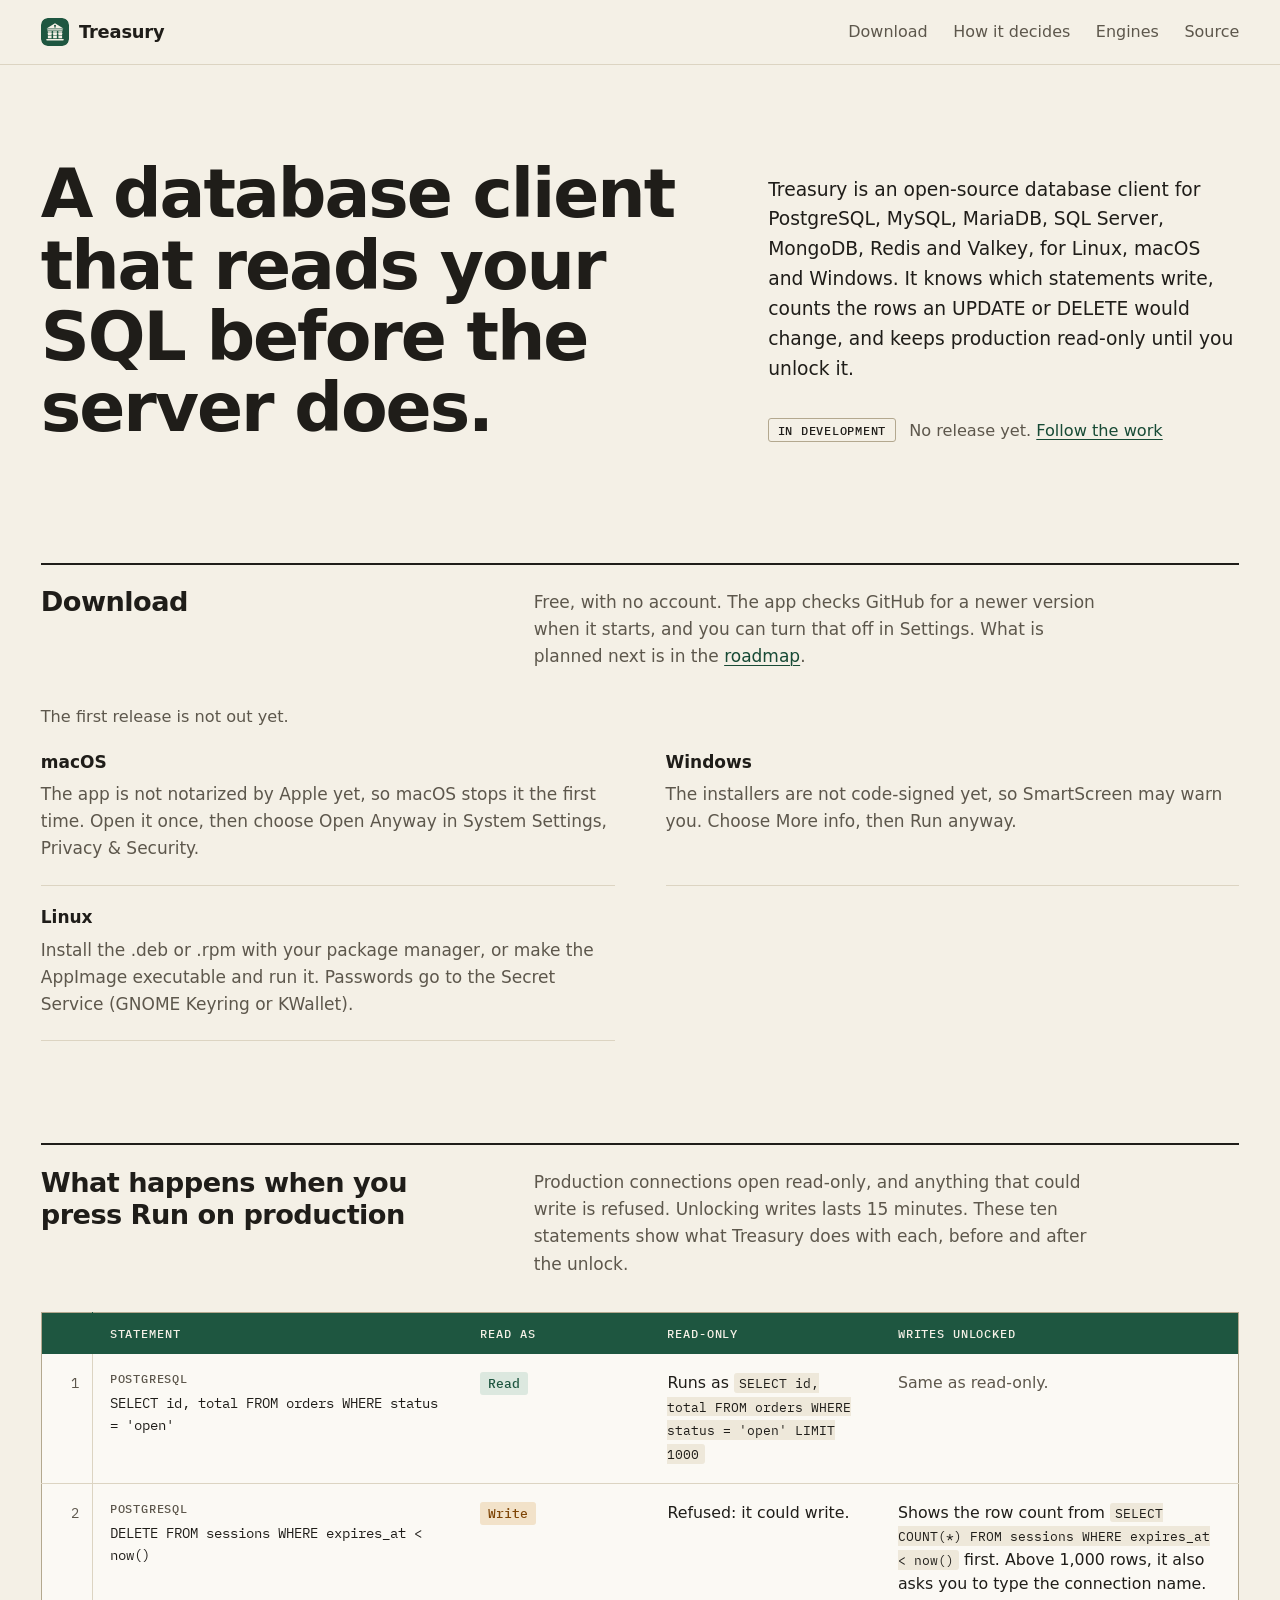
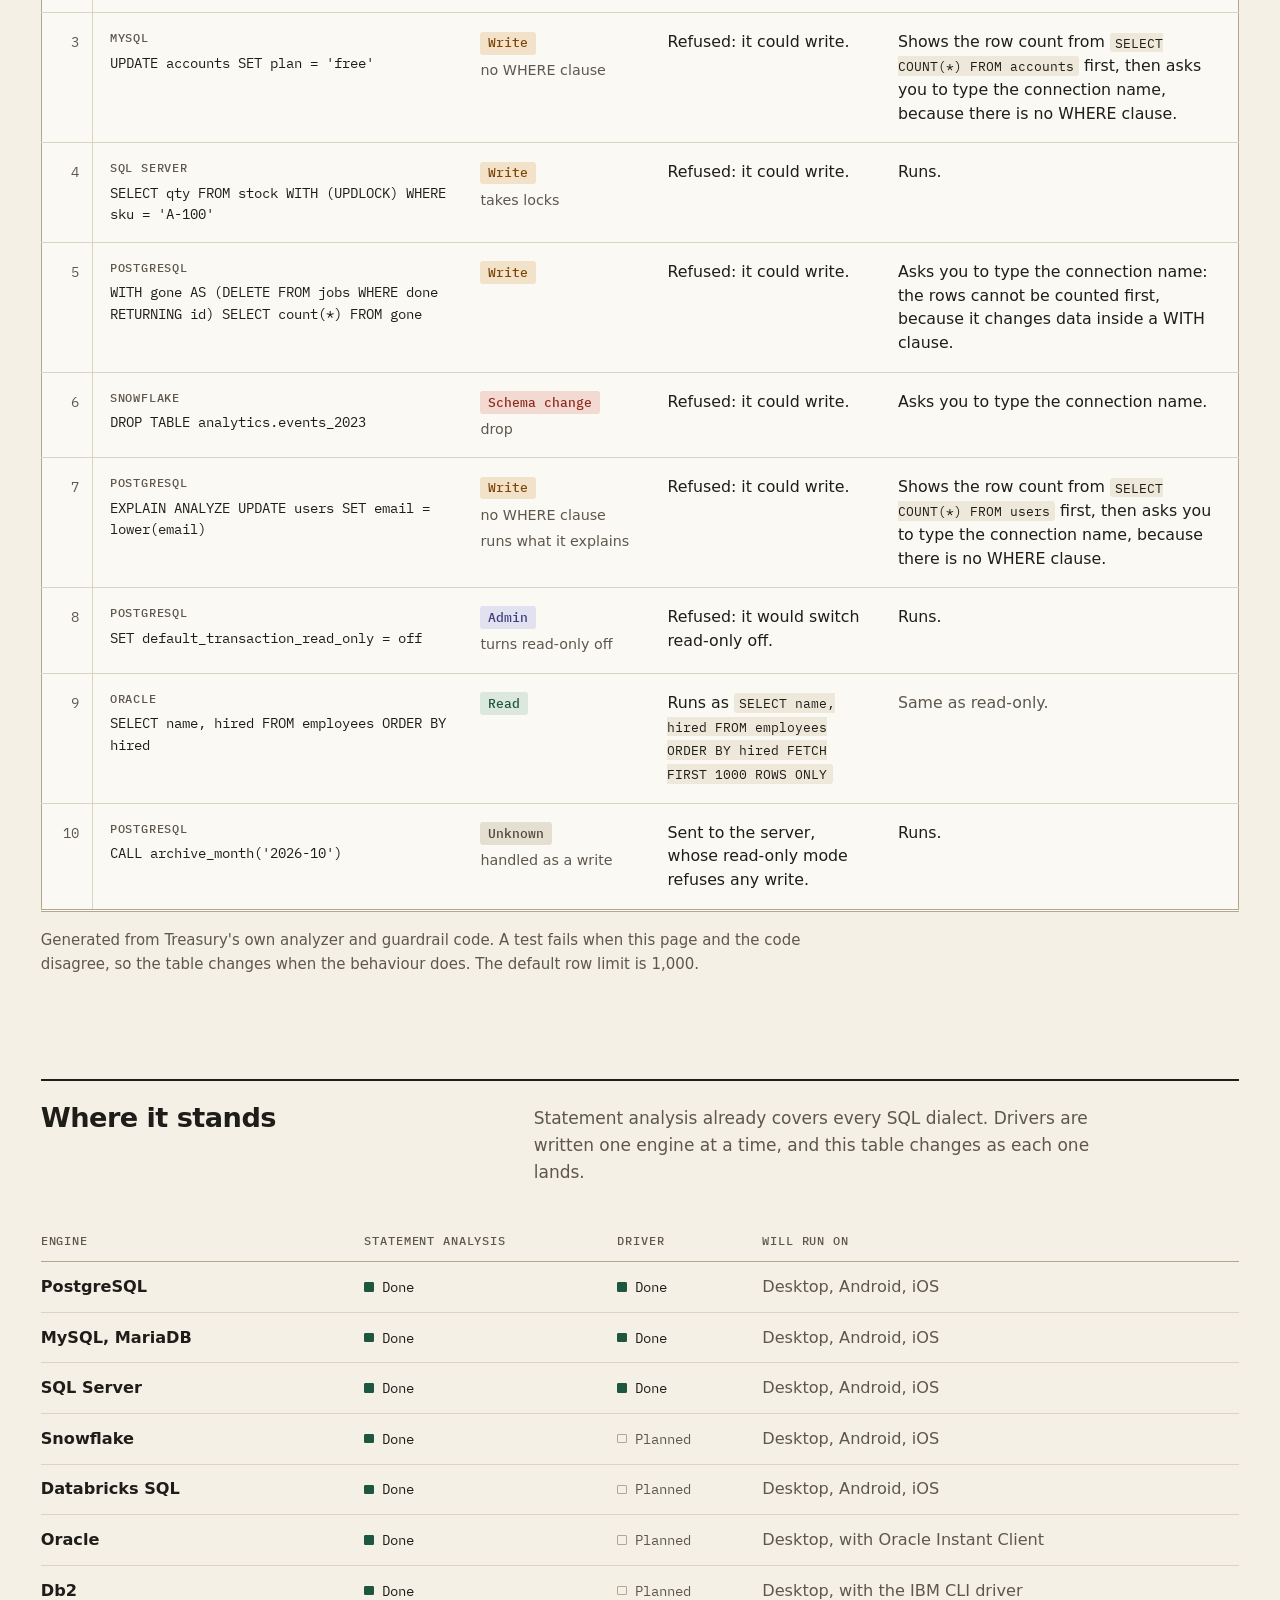
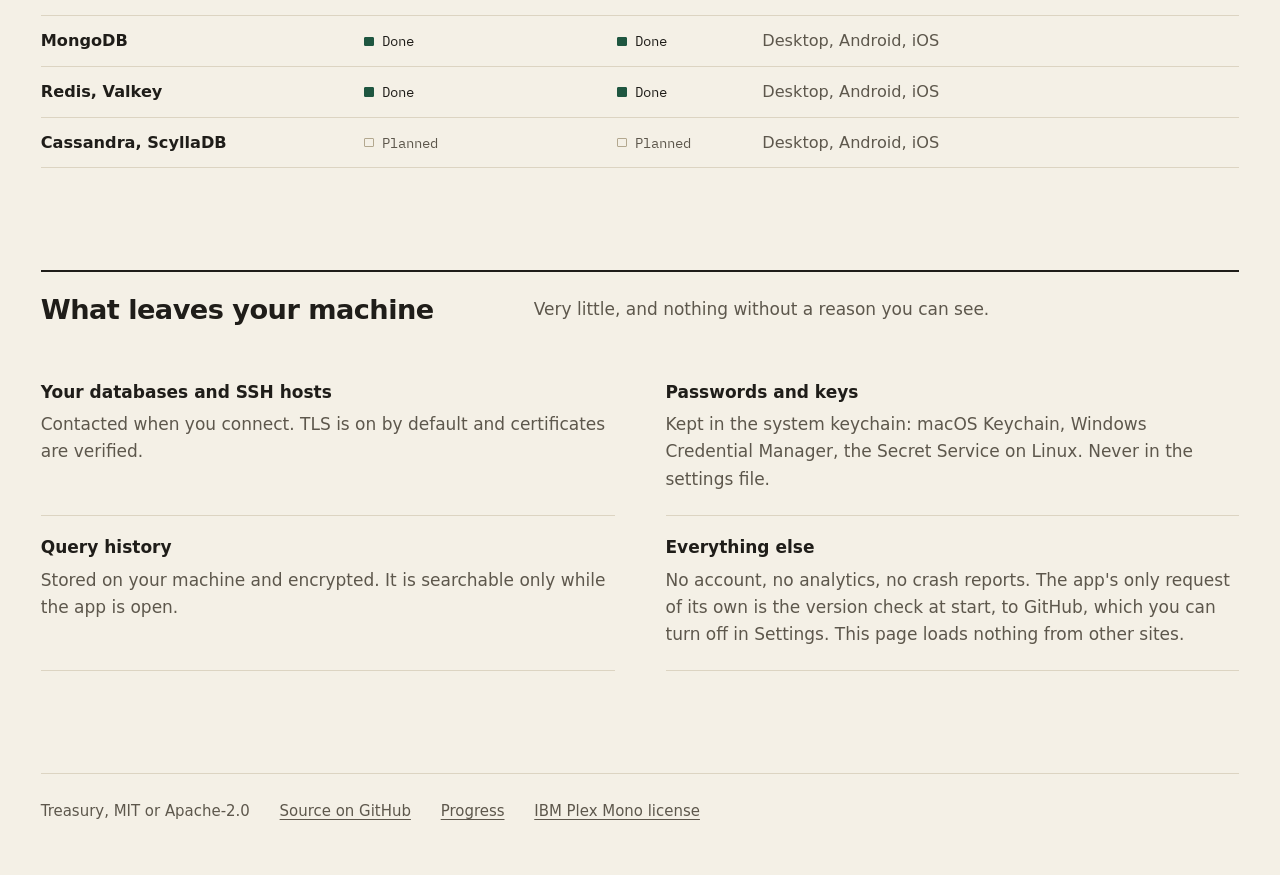
<file: site/index.html>
<!doctype html>
<html lang="en">
<head>
<meta charset="utf-8">
<meta name="viewport" content="width=device-width, initial-scale=1">
<meta http-equiv="Content-Security-Policy" content="default-src 'none'; script-src 'self'; style-src 'self'; font-src 'self'; img-src 'self'; base-uri 'none'; form-action 'none'">
<title>Treasury: a database client that reads your SQL before the server does</title>
<meta name="description" content="Treasury is an open-source database client for PostgreSQL, MySQL, MariaDB, SQL Server, MongoDB, Redis and Valkey. It knows which statements write, counts the rows a change would touch, and keeps production read-only until you unlock it.">
<meta name="color-scheme" content="light dark">
<link rel="icon" href="mark.svg" type="image/svg+xml">
<link rel="stylesheet" href="style.css">
<script src="download.js" defer></script>
</head>
<body>
<header class="bar">
  <div class="wrap bar-inner">
    <a class="brand" href="./">
      <img src="mark.svg" width="28" height="28" alt="">
      <span>Treasury</span>
    </a>
    <nav aria-label="Page">
      <a href="#download">Download</a>
      <a href="#statements">How it decides</a>
      <a href="#engines">Engines</a>
      <a href="https://github.com/sepehrmohseni/treasury">Source</a>
    </nav>
  </div>
</header>

<main>
  <section class="hero wrap">
    <h1>A database client that reads your SQL before the server does.</h1>
    <div class="hero-text">
      <p class="lede">Treasury is an open-source database client for PostgreSQL, MySQL, MariaDB, SQL Server, MongoDB, Redis and Valkey, for Linux, macOS and Windows. It knows which statements write, counts the rows an UPDATE or DELETE would change, and keeps production read-only until you unlock it.</p>
      <!-- release:start -->
      <p class="status"><span class="pill">In development</span> No release yet. <a href="https://github.com/sepehrmohseni/treasury/commits/main">Follow the work</a></p>
      <!-- release:end -->
    </div>
  </section>

  <section class="wrap" id="download" aria-labelledby="download-title">
    <div class="section-head">
      <h2 id="download-title">Download</h2>
      <p>Free, with no account. The app checks GitHub for a newer version when it starts, and you can turn that off in Settings. What is planned next is in the <a href="https://github.com/sepehrmohseni/treasury/blob/main/docs/roadmap.md">roadmap</a>.</p>
    </div>
    <!-- downloads:start -->
    <p class="status">The first release is not out yet.</p>
    <!-- downloads:end -->
    <dl class="facts install-notes">
      <div data-os="macos">
        <dt>macOS</dt>
        <dd>The app is not notarized by Apple yet, so macOS stops it the first time. Open it once, then choose Open Anyway in System Settings, Privacy &amp; Security.</dd>
      </div>
      <div data-os="windows">
        <dt>Windows</dt>
        <dd>The installers are not code-signed yet, so SmartScreen may warn you. Choose More info, then Run anyway.</dd>
      </div>
      <div data-os="linux">
        <dt>Linux</dt>
        <dd>Install the .deb or .rpm with your package manager, or make the AppImage executable and run it. Passwords go to the Secret Service (GNOME Keyring or KWallet).</dd>
      </div>
    </dl>
  </section>

  <section class="wrap" id="statements" aria-labelledby="statements-title">
    <div class="section-head">
      <h2 id="statements-title">What happens when you press Run on production</h2>
      <p>Production connections open read-only, and anything that could write is refused. Unlocking writes lasts 15 minutes. These ten statements show what Treasury does with each, before and after the unlock.</p>
    </div>
    <div class="ledger-wrap">
      <table class="ledger">
        <thead>
          <tr>
            <th scope="col" class="n"><span class="visually-hidden">Row</span></th>
            <th scope="col">Statement</th>
            <th scope="col">Read as</th>
            <th scope="col">Read-only</th>
            <th scope="col">Writes unlocked</th>
          </tr>
        </thead>
        <tbody>
        <!-- statements:start -->
        <tr>
          <td class="n">1</td>
          <td class="stmt" data-label="Statement"><span class="dialect">PostgreSQL</span><code>SELECT id, total FROM orders WHERE status = &#39;open&#39;</code></td>
          <td class="class" data-label="Read as"><span class="tag tag-read">Read</span></td>
          <td data-label="Read-only">Runs as <code>SELECT id, total FROM orders WHERE status = &#39;open&#39; LIMIT 1000</code></td>
          <td data-label="Writes unlocked"><span class="same">Same as read-only.</span></td>
        </tr>
        <tr>
          <td class="n">2</td>
          <td class="stmt" data-label="Statement"><span class="dialect">PostgreSQL</span><code>DELETE FROM sessions WHERE expires_at &lt; now()</code></td>
          <td class="class" data-label="Read as"><span class="tag tag-write">Write</span></td>
          <td data-label="Read-only">Refused: it could write.</td>
          <td data-label="Writes unlocked">Shows the row count from <code>SELECT COUNT(*) FROM sessions WHERE expires_at &lt; now()</code> first. Above 1,000 rows, it also asks you to type the connection name.</td>
        </tr>
        <tr>
          <td class="n">3</td>
          <td class="stmt" data-label="Statement"><span class="dialect">MySQL</span><code>UPDATE accounts SET plan = &#39;free&#39;</code></td>
          <td class="class" data-label="Read as"><span class="tag tag-write">Write</span><span class="note">no WHERE clause</span></td>
          <td data-label="Read-only">Refused: it could write.</td>
          <td data-label="Writes unlocked">Shows the row count from <code>SELECT COUNT(*) FROM accounts</code> first, then asks you to type the connection name, because there is no WHERE clause.</td>
        </tr>
        <tr>
          <td class="n">4</td>
          <td class="stmt" data-label="Statement"><span class="dialect">SQL Server</span><code>SELECT qty FROM stock WITH (UPDLOCK) WHERE sku = &#39;A-100&#39;</code></td>
          <td class="class" data-label="Read as"><span class="tag tag-write">Write</span><span class="note">takes locks</span></td>
          <td data-label="Read-only">Refused: it could write.</td>
          <td data-label="Writes unlocked">Runs.</td>
        </tr>
        <tr>
          <td class="n">5</td>
          <td class="stmt" data-label="Statement"><span class="dialect">PostgreSQL</span><code>WITH gone AS (DELETE FROM jobs WHERE done RETURNING id) SELECT count(*) FROM gone</code></td>
          <td class="class" data-label="Read as"><span class="tag tag-write">Write</span></td>
          <td data-label="Read-only">Refused: it could write.</td>
          <td data-label="Writes unlocked">Asks you to type the connection name: the rows cannot be counted first, because it changes data inside a WITH clause.</td>
        </tr>
        <tr>
          <td class="n">6</td>
          <td class="stmt" data-label="Statement"><span class="dialect">Snowflake</span><code>DROP TABLE analytics.events_2023</code></td>
          <td class="class" data-label="Read as"><span class="tag tag-ddl">Schema change</span><span class="note">drop</span></td>
          <td data-label="Read-only">Refused: it could write.</td>
          <td data-label="Writes unlocked">Asks you to type the connection name.</td>
        </tr>
        <tr>
          <td class="n">7</td>
          <td class="stmt" data-label="Statement"><span class="dialect">PostgreSQL</span><code>EXPLAIN ANALYZE UPDATE users SET email = lower(email)</code></td>
          <td class="class" data-label="Read as"><span class="tag tag-write">Write</span><span class="note">no WHERE clause</span><span class="note">runs what it explains</span></td>
          <td data-label="Read-only">Refused: it could write.</td>
          <td data-label="Writes unlocked">Shows the row count from <code>SELECT COUNT(*) FROM users</code> first, then asks you to type the connection name, because there is no WHERE clause.</td>
        </tr>
        <tr>
          <td class="n">8</td>
          <td class="stmt" data-label="Statement"><span class="dialect">PostgreSQL</span><code>SET default_transaction_read_only = off</code></td>
          <td class="class" data-label="Read as"><span class="tag tag-admin">Admin</span><span class="note">turns read-only off</span></td>
          <td data-label="Read-only">Refused: it would switch read-only off.</td>
          <td data-label="Writes unlocked">Runs.</td>
        </tr>
        <tr>
          <td class="n">9</td>
          <td class="stmt" data-label="Statement"><span class="dialect">Oracle</span><code>SELECT name, hired FROM employees ORDER BY hired</code></td>
          <td class="class" data-label="Read as"><span class="tag tag-read">Read</span></td>
          <td data-label="Read-only">Runs as <code>SELECT name, hired FROM employees ORDER BY hired FETCH FIRST 1000 ROWS ONLY</code></td>
          <td data-label="Writes unlocked"><span class="same">Same as read-only.</span></td>
        </tr>
        <tr>
          <td class="n">10</td>
          <td class="stmt" data-label="Statement"><span class="dialect">PostgreSQL</span><code>CALL archive_month(&#39;2026-10&#39;)</code></td>
          <td class="class" data-label="Read as"><span class="tag tag-unknown">Unknown</span><span class="note">handled as a write</span></td>
          <td data-label="Read-only">Sent to the server, whose read-only mode refuses any write.</td>
          <td data-label="Writes unlocked">Runs.</td>
        </tr>
        <!-- statements:end -->
        </tbody>
      </table>
    </div>
    <p class="footnote">Generated from Treasury's own analyzer and guardrail code. A test fails when this page and the code disagree, so the table changes when the behaviour does. The default row limit is 1,000.</p>
  </section>

  <section class="wrap" id="engines" aria-labelledby="engines-title">
    <div class="section-head">
      <h2 id="engines-title">Where it stands</h2>
      <p>Statement analysis already covers every SQL dialect. Drivers are written one engine at a time, and this table changes as each one lands.</p>
    </div>
    <div class="table-wrap">
      <table class="status-table">
        <thead>
          <tr>
            <th scope="col">Engine</th>
            <th scope="col">Statement analysis</th>
            <th scope="col">Driver</th>
            <th scope="col">Will run on</th>
          </tr>
        </thead>
        <tbody>
          <tr><th scope="row">PostgreSQL</th><td><span class="state done">Done</span></td><td><span class="state done">Done</span></td><td>Desktop, Android, iOS</td></tr>
          <tr><th scope="row">MySQL, MariaDB</th><td><span class="state done">Done</span></td><td><span class="state done">Done</span></td><td>Desktop, Android, iOS</td></tr>
          <tr><th scope="row">SQL Server</th><td><span class="state done">Done</span></td><td><span class="state done">Done</span></td><td>Desktop, Android, iOS</td></tr>
          <tr><th scope="row">Snowflake</th><td><span class="state done">Done</span></td><td><span class="state">Planned</span></td><td>Desktop, Android, iOS</td></tr>
          <tr><th scope="row">Databricks SQL</th><td><span class="state done">Done</span></td><td><span class="state">Planned</span></td><td>Desktop, Android, iOS</td></tr>
          <tr><th scope="row">Oracle</th><td><span class="state done">Done</span></td><td><span class="state">Planned</span></td><td>Desktop, with Oracle Instant Client</td></tr>
          <tr><th scope="row">Db2</th><td><span class="state done">Done</span></td><td><span class="state">Planned</span></td><td>Desktop, with the IBM CLI driver</td></tr>
          <tr><th scope="row">MongoDB</th><td><span class="state done">Done</span></td><td><span class="state done">Done</span></td><td>Desktop, Android, iOS</td></tr>
          <tr><th scope="row">Redis, Valkey</th><td><span class="state done">Done</span></td><td><span class="state done">Done</span></td><td>Desktop, Android, iOS</td></tr>
          <tr><th scope="row">Cassandra, ScyllaDB</th><td><span class="state">Planned</span></td><td><span class="state">Planned</span></td><td>Desktop, Android, iOS</td></tr>
        </tbody>
      </table>
    </div>
  </section>

  <section class="wrap" id="privacy" aria-labelledby="privacy-title">
    <div class="section-head">
      <h2 id="privacy-title">What leaves your machine</h2>
      <p>Very little, and nothing without a reason you can see.</p>
    </div>
    <dl class="facts">
      <div>
        <dt>Your databases and SSH hosts</dt>
        <dd>Contacted when you connect. TLS is on by default and certificates are verified.</dd>
      </div>
      <div>
        <dt>Passwords and keys</dt>
        <dd>Kept in the system keychain: macOS Keychain, Windows Credential Manager, the Secret Service on Linux. Never in the settings file.</dd>
      </div>
      <div>
        <dt>Query history</dt>
        <dd>Stored on your machine and encrypted. It is searchable only while the app is open.</dd>
      </div>
      <div>
        <dt>Everything else</dt>
        <dd>No account, no analytics, no crash reports. The app's only request of its own is the version check at start, to GitHub, which you can turn off in Settings. This page loads nothing from other sites.</dd>
      </div>
    </dl>
  </section>
</main>

<footer class="wrap foot">
  <div class="foot-inner">
    <span>Treasury, MIT or Apache-2.0</span>
    <a href="https://github.com/sepehrmohseni/treasury">Source on GitHub</a>
    <a href="https://github.com/sepehrmohseni/treasury/commits/main">Progress</a>
    <a href="fonts/OFL.txt">IBM Plex Mono license</a>
  </div>
</footer>
</body>
</html>
</file>
<file: site/style.css>
/* Treasury's visual system: ledger paper, ink, one green. System UI type for prose,
   IBM Plex Mono for statements, data and labels. Ruled lines instead of boxes and shadows. */

@font-face {
  font-family: "IBM Plex Mono";
  src: url("fonts/ibm-plex-mono-400.woff2") format("woff2");
  font-weight: 400;
  font-style: normal;
  font-display: swap;
}

@font-face {
  font-family: "IBM Plex Mono";
  src: url("fonts/ibm-plex-mono-500.woff2") format("woff2");
  font-weight: 500;
  font-style: normal;
  font-display: swap;
}

:root {
  color-scheme: light dark;
  --paper: #f4f0e6;
  --sheet: #fbf9f4;
  --ink: #1f1d19;
  --muted: #5d574c;
  --rule: #dcd4c2;
  --rule-strong: #b3a88f;
  --green: #1e5640;
  --on-green: #f4f0e6;
  --link: #174a35;
  --code-bg: #eee8da;
  --read-fg: #1e5640;
  --read-bg: #dce8df;
  --write-fg: #7f4607;
  --write-bg: #f2e2c9;
  --ddl-fg: #8e2a1d;
  --ddl-bg: #f2d9d2;
  --admin-fg: #3f3d7f;
  --admin-bg: #e2e1ef;
  --unknown-fg: #4d483f;
  --unknown-bg: #e5dfd2;
  --ui: system-ui, -apple-system, "Segoe UI", Roboto, "Noto Sans", "Helvetica Neue", Arial, sans-serif;
  --mono: "IBM Plex Mono", ui-monospace, "SF Mono", Menlo, Consolas, monospace;
}

@media (prefers-color-scheme: dark) {
  :root {
    --paper: #151412;
    --sheet: #1c1b18;
    --ink: #ece7dc;
    --muted: #a59f92;
    --rule: #302d28;
    --rule-strong: #4a463e;
    --green: #1e5640;
    --on-green: #f4f0e6;
    --link: #93cdae;
    --code-bg: #26241f;
    --read-fg: #93cdae;
    --read-bg: #1c3328;
    --write-fg: #e9b46f;
    --write-bg: #3a2a14;
    --ddl-fg: #f0a191;
    --ddl-bg: #401f19;
    --admin-fg: #b9b7f0;
    --admin-bg: #2a2945;
    --unknown-fg: #cfc8b8;
    --unknown-bg: #2d2a24;
  }
}

*,
*::before,
*::after {
  box-sizing: border-box;
}

html {
  background: var(--paper);
  color: var(--ink);
  font: 17px/1.6 var(--ui);
  -webkit-text-size-adjust: 100%;
  text-rendering: optimizeLegibility;
}

body {
  margin: 0;
}

.wrap {
  width: 100%;
  max-width: 74rem;
  margin-left: auto;
  margin-right: auto;
  padding-left: 1.75rem;
  padding-right: 1.75rem;
}

a {
  color: var(--link);
  text-decoration-thickness: 1px;
  text-underline-offset: 0.2em;
}

a:hover {
  text-decoration-thickness: 2px;
}

a:focus-visible {
  outline: 2px solid var(--link);
  outline-offset: 3px;
  border-radius: 2px;
}

code {
  font-family: var(--mono);
  font-size: 0.84em;
}

.visually-hidden {
  position: absolute;
  width: 1px;
  height: 1px;
  overflow: hidden;
  clip-path: inset(50%);
  white-space: nowrap;
}

/* Top bar */

.bar {
  border-bottom: 1px solid var(--rule);
}

.bar-inner {
  display: flex;
  align-items: center;
  justify-content: space-between;
  gap: 1rem;
  min-height: 3.75rem;
}

.brand {
  display: inline-flex;
  align-items: center;
  gap: 0.6rem;
  color: var(--ink);
  font-weight: 650;
  font-size: 1.05rem;
  letter-spacing: -0.01em;
  text-decoration: none;
}

.brand img {
  border-radius: 7px;
}

.bar nav {
  display: flex;
  gap: 1.5rem;
  font-size: 0.94rem;
}

.bar nav a {
  color: var(--muted);
  text-decoration: none;
}

.bar nav a:hover {
  color: var(--ink);
}

/* Opening */

.hero {
  display: grid;
  grid-template-columns: minmax(0, 7fr) minmax(0, 5fr);
  gap: 2rem 4rem;
  align-items: end;
  padding-top: 5.5rem;
  padding-bottom: 1rem;
}

.hero-text > :first-child {
  margin-top: 0;
}

h1 {
  margin: 0;
  max-width: 21ch;
  text-wrap: balance;
  font-size: clamp(2.3rem, 5.4vw, 4rem);
  font-weight: 650;
  line-height: 1.05;
  letter-spacing: -0.03em;
}

.lede {
  margin: 1.75rem 0 0;
  max-width: 40rem;
  font-size: 1.1rem;
  line-height: 1.6;
  color: var(--ink);
}

.status {
  margin: 2rem 0 0;
  max-width: 40rem;
  color: var(--muted);
  font-size: 0.95rem;
}

.pill {
  display: inline-block;
  margin-right: 0.5rem;
  padding: 0.1rem 0.5rem;
  border: 1px solid var(--rule-strong);
  border-radius: 3px;
  font: 500 0.72rem/1.5 var(--mono);
  letter-spacing: 0.06em;
  text-transform: uppercase;
  color: var(--ink);
  vertical-align: 0.1em;
}

/* Sections */

main > section + section {
  margin-top: 6rem;
}

.section-head {
  display: grid;
  grid-template-columns: minmax(0, 26rem) minmax(0, 34rem);
  gap: 1rem 3rem;
  align-items: start;
  padding-top: 1.25rem;
  border-top: 2px solid var(--ink);
  margin-bottom: 2rem;
}

h2 {
  margin: 0;
  font-size: 1.6rem;
  font-weight: 650;
  line-height: 1.2;
  letter-spacing: -0.02em;
}

.section-head p {
  margin: 0.15rem 0 0;
  color: var(--muted);
}

/* The statement ledger */

.ledger-wrap,
.table-wrap {
  overflow-x: auto;
}

table {
  width: 100%;
  border-collapse: collapse;
}

.ledger {
  background: var(--sheet);
  border: 1px solid var(--rule-strong);
  border-bottom: 3px double var(--rule-strong);
  font-size: 0.93rem;
  line-height: 1.5;
}

.ledger thead th {
  background: var(--green);
  color: var(--on-green);
  font: 500 0.72rem/1.4 var(--mono);
  letter-spacing: 0.07em;
  text-transform: uppercase;
  text-align: left;
  padding: 0.7rem 1rem;
}

.ledger td {
  padding: 1rem;
  vertical-align: top;
  border-top: 1px solid var(--rule);
}

.ledger tbody tr:first-child td {
  border-top: 0;
}

.ledger .n {
  width: 3rem;
  padding-right: 0.75rem;
  text-align: right;
  font: 400 0.8rem/1.9 var(--mono);
  color: var(--muted);
  border-right: 1px solid var(--rule);
}

.ledger thead .n {
  border-right-color: transparent;
}

.ledger .stmt {
  width: 31%;
}

.ledger .stmt code {
  display: block;
  font-size: 0.85rem;
  color: var(--ink);
  white-space: pre-wrap;
  overflow-wrap: anywhere;
}

.dialect {
  display: block;
  margin-bottom: 0.3rem;
  font: 500 0.68rem/1.4 var(--mono);
  letter-spacing: 0.07em;
  text-transform: uppercase;
  color: var(--muted);
}

.ledger .class {
  width: 11rem;
}

.ledger .same {
  color: var(--muted);
}

.tag {
  display: inline-block;
  padding: 0.05rem 0.45rem;
  border-radius: 3px;
  font: 500 0.78rem/1.6 var(--mono);
  white-space: nowrap;
}

.tag-read { color: var(--read-fg); background: var(--read-bg); }
.tag-write { color: var(--write-fg); background: var(--write-bg); }
.tag-ddl { color: var(--ddl-fg); background: var(--ddl-bg); }
.tag-admin { color: var(--admin-fg); background: var(--admin-bg); }
.tag-unknown { color: var(--unknown-fg); background: var(--unknown-bg); }

.class .note {
  display: block;
  margin-top: 0.3rem;
  font-size: 0.84rem;
  color: var(--muted);
}

.ledger td:not(.stmt) code {
  padding: 0.05rem 0.3rem;
  border-radius: 3px;
  background: var(--code-bg);
  overflow-wrap: anywhere;
}

.footnote {
  margin: 1rem 0 0;
  max-width: 46rem;
  font-size: 0.88rem;
  color: var(--muted);
}

/* Downloads: a choice per system, the one the browser reports picked by download.js. */

.release-head {
  margin: 0 0 1rem;
  font-weight: 600;
}

.release-head .when {
  white-space: nowrap;
}

.os-tabs {
  display: none;
  flex-wrap: wrap;
  gap: 0.5rem;
  margin: 0;
  padding: 0;
  border: 0;
}

.os-tabs input {
  position: absolute;
  opacity: 0;
  pointer-events: none;
}

.os-tabs label {
  padding: 0.4rem 0.85rem;
  border: 1px solid var(--rule-strong);
  border-radius: 3px;
  font-size: 0.95rem;
  cursor: pointer;
}

.os-tabs label:hover {
  border-color: var(--ink);
}

.os-tabs input:checked + label {
  background: var(--ink);
  border-color: var(--ink);
  color: var(--paper);
  font-weight: 600;
}

.os-tabs input:focus-visible + label {
  outline: 2px solid var(--link);
  outline-offset: 2px;
}

.os-note {
  margin: 0.75rem 0 0;
  font-size: 0.88rem;
  color: var(--muted);
}

.os-panels {
  display: grid;
  grid-template-columns: repeat(2, minmax(0, 1fr));
  gap: 0 2.5rem;
  margin-top: 1.25rem;
}

.platform {
  padding: 1.1rem 0 1.25rem;
  border-top: 1px solid var(--rule-strong);
}

.platform h3 {
  margin: 0;
  font-size: 1.15rem;
  font-weight: 650;
  line-height: 1.3;
}

.platform h3 .detail {
  margin-left: 0.35rem;
  font: 500 0.72rem/1.4 var(--mono);
  letter-spacing: 0.06em;
  text-transform: uppercase;
  color: var(--muted);
}

.get {
  display: inline-flex;
  flex-direction: column;
  gap: 0.1rem;
  margin-top: 0.9rem;
  padding: 0.7rem 1.2rem;
  border-radius: 3px;
  background: var(--green);
  color: var(--on-green);
  font-weight: 650;
  font-size: 1.05rem;
  line-height: 1.3;
  text-decoration: none;
}

.get:hover {
  background: #17442f;
}

.get:focus-visible {
  outline: 2px solid var(--link);
  outline-offset: 3px;
}

.get .what {
  font: 400 0.8rem/1.4 var(--mono);
  opacity: 0.85;
}

.size {
  font: 400 0.8rem/1.6 var(--mono);
  color: var(--muted);
  white-space: nowrap;
}

.platform .also {
  margin: 0.8rem 0 0;
  font-size: 0.92rem;
  color: var(--muted);
}

.platform .note {
  margin: 0.6rem 0 0;
  max-width: 36rem;
  font-size: 0.88rem;
  color: var(--muted);
}

.release-links {
  display: flex;
  flex-wrap: wrap;
  gap: 0.3rem 1.25rem;
}

.install-notes {
  margin-top: 2rem;
}

/* Where :has() works, one system shows at a time; elsewhere every system is listed. */
@supports selector(:has(*)) {
  .os-tabs {
    display: flex;
  }

  .os-panels {
    grid-template-columns: minmax(0, 1fr);
  }

  .os-panels .platform {
    display: none;
  }

  .os-picker:has(#os-windows:checked) .platform[data-os="windows"],
  .os-picker:has(#os-macos:checked) .platform[data-os="macos"],
  .os-picker:has(#os-linux-x64:checked) .platform[data-os="linux-x64"],
  .os-picker:has(#os-linux-arm64:checked) .platform[data-os="linux-arm64"] {
    display: block;
  }

  /* The first-launch note for the chosen system only, once there is a release to choose. */
  #download:has(.os-picker) .install-notes {
    grid-template-columns: minmax(0, 1fr);
    max-width: 40rem;
  }

  #download:has(.os-picker) .install-notes > div {
    display: none;
  }

  #download:has(#os-windows:checked) .install-notes > [data-os="windows"],
  #download:has(#os-macos:checked) .install-notes > [data-os="macos"],
  #download:has(#os-linux-x64:checked) .install-notes > [data-os="linux"],
  #download:has(#os-linux-arm64:checked) .install-notes > [data-os="linux"] {
    display: block;
  }
}

/* Engine status */

.status-table {
  font-size: 0.95rem;
}

.status-table th,
.status-table td {
  text-align: left;
  padding: 0.7rem 1rem 0.7rem 0;
  border-bottom: 1px solid var(--rule);
  vertical-align: top;
}

.status-table thead th {
  font: 500 0.72rem/1.4 var(--mono);
  letter-spacing: 0.07em;
  text-transform: uppercase;
  color: var(--muted);
  border-bottom: 1px solid var(--rule-strong);
}

.status-table tbody th {
  font-weight: 600;
  white-space: nowrap;
}

.status-table td:last-child {
  color: var(--muted);
}

.state {
  font: 400 0.85rem/1.6 var(--mono);
  color: var(--muted);
}

.state::before {
  content: "";
  display: inline-block;
  width: 0.55rem;
  height: 0.55rem;
  margin-right: 0.5rem;
  border: 1px solid var(--rule-strong);
  border-radius: 1px;
  vertical-align: 0.02rem;
}

.state.done {
  color: var(--ink);
}

.state.done::before {
  background: var(--read-fg);
  border-color: var(--read-fg);
}

.state.active {
  color: var(--ink);
}

.state.active::before {
  background: var(--write-fg);
  border-color: var(--write-fg);
}

/* Privacy */

.facts {
  margin: 0;
  display: grid;
  grid-template-columns: repeat(2, minmax(0, 1fr));
  gap: 0 3rem;
}

.facts > div {
  padding: 1.1rem 0 1.3rem;
  border-bottom: 1px solid var(--rule);
}

.facts dt {
  font-weight: 600;
}

.facts dd {
  margin: 0.3rem 0 0;
  color: var(--muted);
}

/* Footer */

.foot {
  margin-top: 6rem;
  padding-bottom: 3rem;
  font-size: 0.88rem;
  color: var(--muted);
}

.foot-inner {
  display: flex;
  flex-wrap: wrap;
  gap: 0.5rem 1.75rem;
  padding-top: 1.5rem;
  border-top: 1px solid var(--rule);
}

.foot a {
  color: var(--muted);
}

/* Narrow screens: the ledger becomes one entry per statement. */

@media (max-width: 56rem) {
  .section-head,
  .hero {
    grid-template-columns: 1fr;
  }

  .facts {
    grid-template-columns: 1fr;
  }

  .ledger thead {
    position: absolute;
    width: 1px;
    height: 1px;
    overflow: hidden;
    clip-path: inset(50%);
  }

  .ledger,
  .ledger tbody,
  .ledger tr,
  .ledger td,
  .ledger .stmt,
  .ledger .class {
    display: block;
    width: auto;
  }

  .ledger tr {
    padding: 1rem 1rem 0.5rem;
    border-top: 1px solid var(--rule-strong);
  }

  .ledger tbody tr:first-child {
    border-top: 0;
  }

  .ledger td,
  .ledger tbody tr:first-child td {
    border: 0;
    padding: 0 0 0.75rem;
  }

  .ledger .n {
    display: none;
  }

  .ledger td:not(.stmt)::before {
    content: attr(data-label);
    display: block;
    margin-bottom: 0.15rem;
    font: 500 0.68rem/1.4 var(--mono);
    letter-spacing: 0.07em;
    text-transform: uppercase;
    color: var(--muted);
  }
}

@media (max-width: 34rem) {
  .wrap {
    padding: 0 1.15rem;
  }

  .bar nav {
    gap: 1rem;
    font-size: 0.88rem;
  }

  .bar nav a[href="#engines"] {
    display: none;
  }

  .hero {
    padding-top: 3rem;
    padding-bottom: 2.5rem;
  }

  h1 {
    letter-spacing: -0.025em;
  }

  main > section + section {
    margin-top: 4rem;
  }

  .status-table th,
  .status-table td {
    padding-right: 0.6rem;
    font-size: 0.88rem;
  }

  .status-table tbody th {
    white-space: normal;
  }

  .os-panels {
    grid-template-columns: minmax(0, 1fr);
  }
}
</file>
